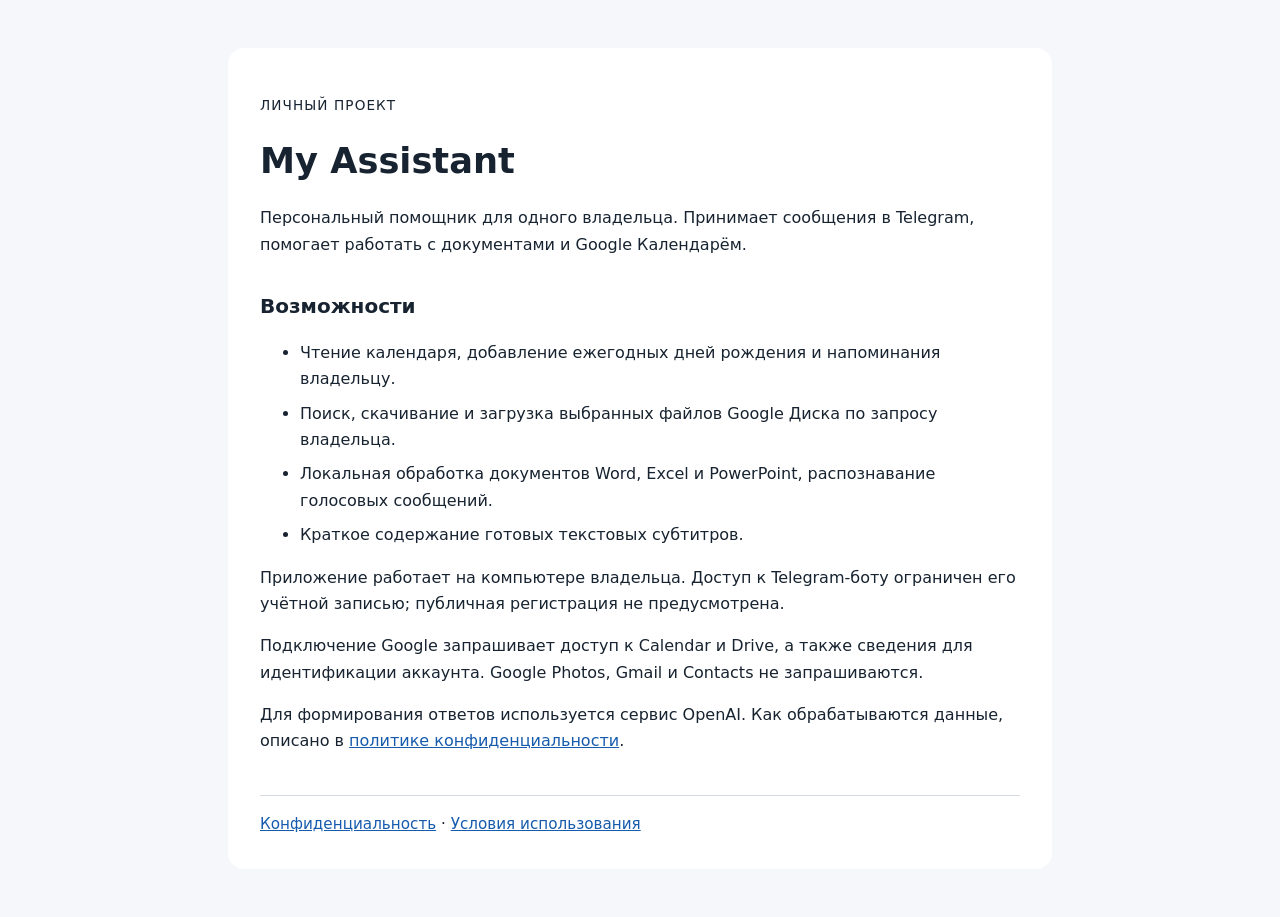
<file: index.html>
<!doctype html>
<html lang="ru"><head><meta charset="utf-8"><meta name="viewport" content="width=device-width, initial-scale=1"><title>My Assistant — личный помощник</title><link rel="stylesheet" href="style.css"></head>
<body><main><p class="label">Личный проект</p><h1>My Assistant</h1>
<p>Персональный помощник для одного владельца. Принимает сообщения в Telegram, помогает работать с документами и Google Календарём.</p>
<h2>Возможности</h2><ul><li>Чтение календаря, добавление ежегодных дней рождения и напоминания владельцу.</li><li>Поиск, скачивание и загрузка выбранных файлов Google Диска по запросу владельца.</li><li>Локальная обработка документов Word, Excel и PowerPoint, распознавание голосовых сообщений.</li><li>Краткое содержание готовых текстовых субтитров.</li></ul>
<p>Приложение работает на компьютере владельца. Доступ к Telegram-боту ограничен его учётной записью; публичная регистрация не предусмотрена.</p>
<p>Подключение Google запрашивает доступ к Calendar и Drive, а также сведения для идентификации аккаунта. Google Photos, Gmail и Contacts не запрашиваются.</p>
<p>Для формирования ответов используется сервис OpenAI. Как обрабатываются данные, описано в <a href="privacy.html">политике конфиденциальности</a>.</p>
<footer><a href="privacy.html">Конфиденциальность</a> · <a href="terms.html">Условия использования</a></footer>
</main></body></html>
</file>
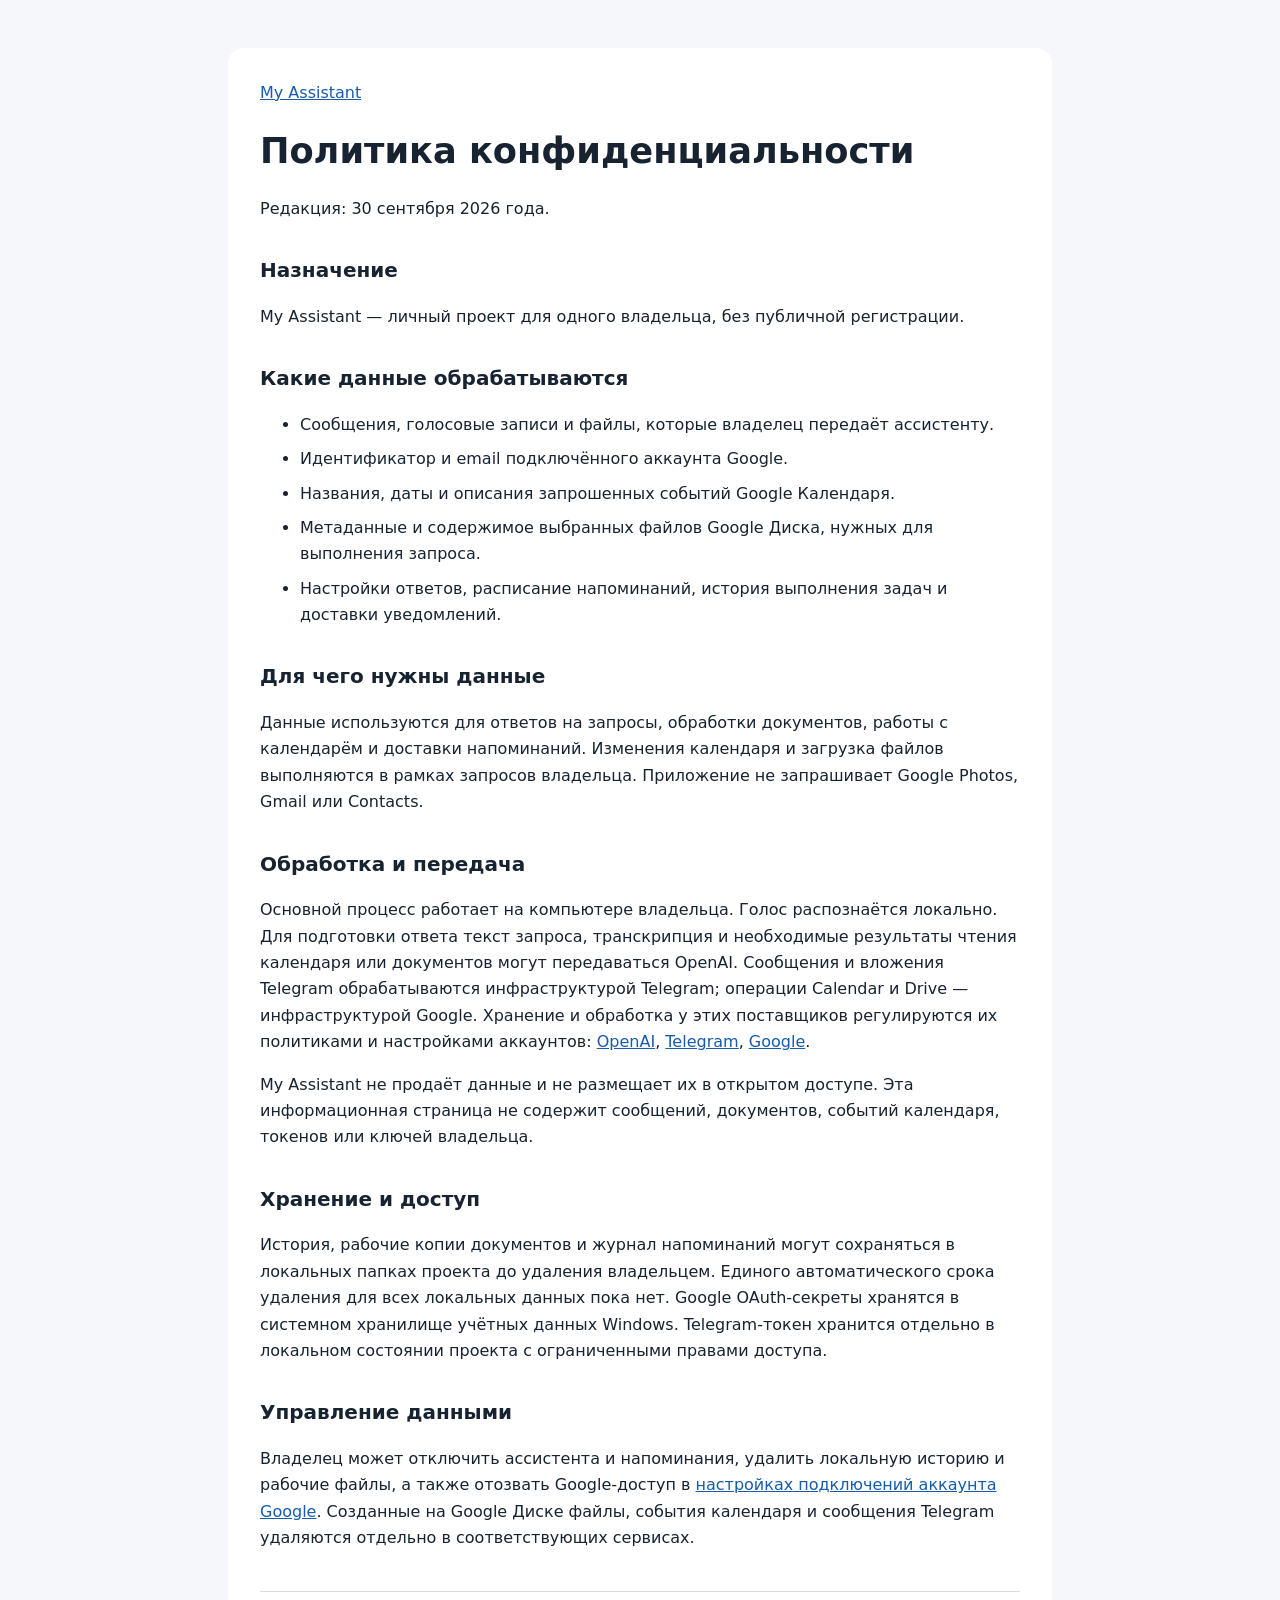
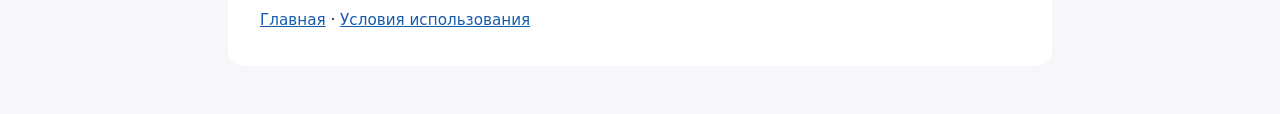
<file: privacy.html>
<!doctype html>
<html lang="ru"><head><meta charset="utf-8"><meta name="viewport" content="width=device-width, initial-scale=1"><title>My Assistant — конфиденциальность</title><link rel="stylesheet" href="style.css"></head>
<body><main><a href="index.html">My Assistant</a><h1>Политика конфиденциальности</h1><p>Редакция: 30 сентября 2026 года.</p>
<h2>Назначение</h2><p>My Assistant — личный проект для одного владельца, без публичной регистрации.</p>
<h2>Какие данные обрабатываются</h2><ul><li>Сообщения, голосовые записи и файлы, которые владелец передаёт ассистенту.</li><li>Идентификатор и email подключённого аккаунта Google.</li><li>Названия, даты и описания запрошенных событий Google Календаря.</li><li>Метаданные и содержимое выбранных файлов Google Диска, нужных для выполнения запроса.</li><li>Настройки ответов, расписание напоминаний, история выполнения задач и доставки уведомлений.</li></ul>
<h2>Для чего нужны данные</h2><p>Данные используются для ответов на запросы, обработки документов, работы с календарём и доставки напоминаний. Изменения календаря и загрузка файлов выполняются в рамках запросов владельца. Приложение не запрашивает Google Photos, Gmail или Contacts.</p>
<h2>Обработка и передача</h2><p>Основной процесс работает на компьютере владельца. Голос распознаётся локально. Для подготовки ответа текст запроса, транскрипция и необходимые результаты чтения календаря или документов могут передаваться OpenAI. Сообщения и вложения Telegram обрабатываются инфраструктурой Telegram; операции Calendar и Drive — инфраструктурой Google. Хранение и обработка у этих поставщиков регулируются их политиками и настройками аккаунтов: <a href="https://openai.com/policies/privacy-policy/">OpenAI</a>, <a href="https://telegram.org/privacy">Telegram</a>, <a href="https://policies.google.com/privacy">Google</a>.</p>
<p>My Assistant не продаёт данные и не размещает их в открытом доступе. Эта информационная страница не содержит сообщений, документов, событий календаря, токенов или ключей владельца.</p>
<h2>Хранение и доступ</h2><p>История, рабочие копии документов и журнал напоминаний могут сохраняться в локальных папках проекта до удаления владельцем. Единого автоматического срока удаления для всех локальных данных пока нет. Google OAuth-секреты хранятся в системном хранилище учётных данных Windows. Telegram-токен хранится отдельно в локальном состоянии проекта с ограниченными правами доступа.</p>
<h2>Управление данными</h2><p>Владелец может отключить ассистента и напоминания, удалить локальную историю и рабочие файлы, а также отозвать Google-доступ в <a href="https://myaccount.google.com/connections">настройках подключений аккаунта Google</a>. Созданные на Google Диске файлы, события календаря и сообщения Telegram удаляются отдельно в соответствующих сервисах.</p>
<footer><a href="index.html">Главная</a> · <a href="terms.html">Условия использования</a></footer>
</main></body></html>
</file>
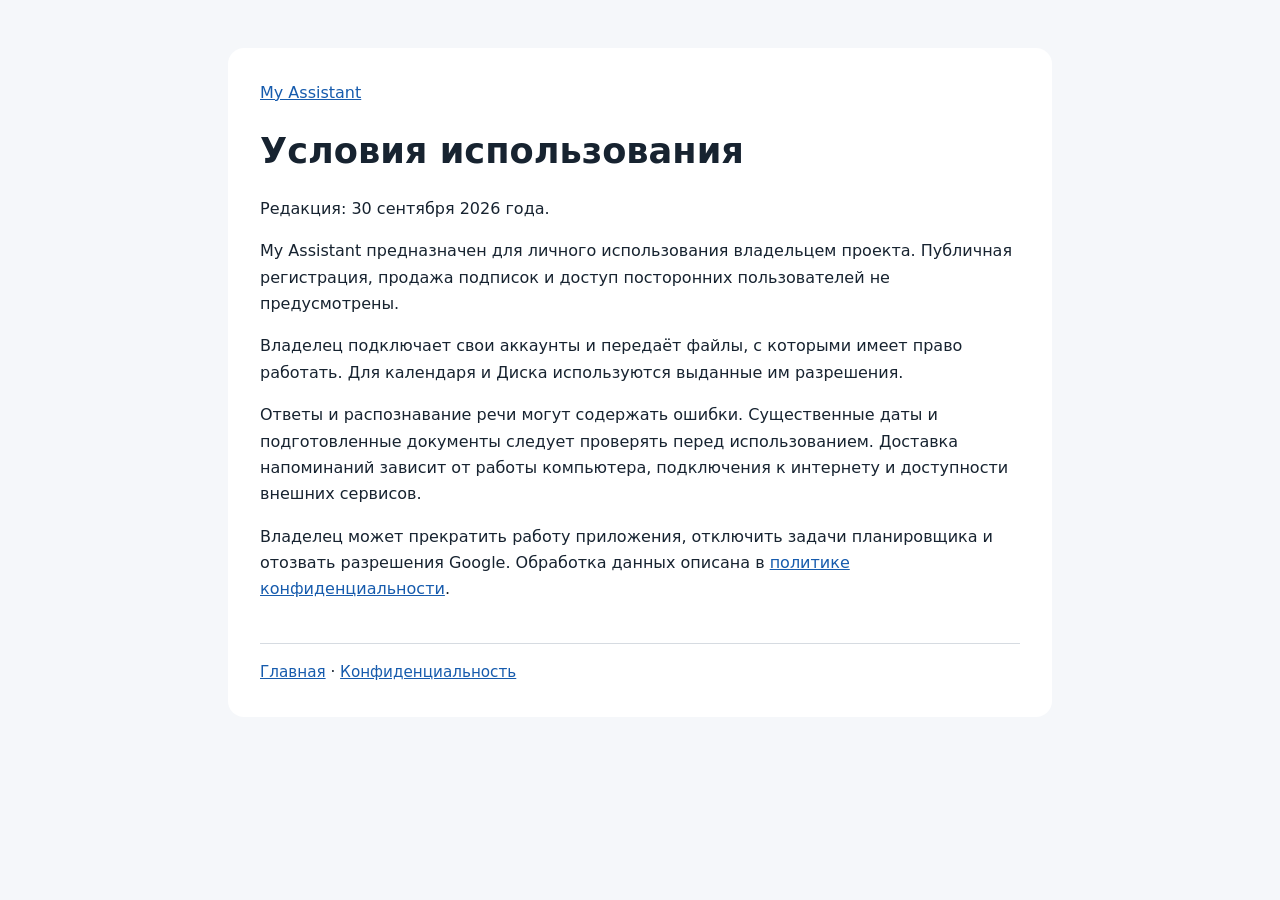
<file: terms.html>
<!doctype html>
<html lang="ru"><head><meta charset="utf-8"><meta name="viewport" content="width=device-width, initial-scale=1"><title>My Assistant — условия использования</title><link rel="stylesheet" href="style.css"></head>
<body><main><a href="index.html">My Assistant</a><h1>Условия использования</h1><p>Редакция: 30 сентября 2026 года.</p>
<p>My Assistant предназначен для личного использования владельцем проекта. Публичная регистрация, продажа подписок и доступ посторонних пользователей не предусмотрены.</p>
<p>Владелец подключает свои аккаунты и передаёт файлы, с которыми имеет право работать. Для календаря и Диска используются выданные им разрешения.</p>
<p>Ответы и распознавание речи могут содержать ошибки. Существенные даты и подготовленные документы следует проверять перед использованием. Доставка напоминаний зависит от работы компьютера, подключения к интернету и доступности внешних сервисов.</p>
<p>Владелец может прекратить работу приложения, отключить задачи планировщика и отозвать разрешения Google. Обработка данных описана в <a href="privacy.html">политике конфиденциальности</a>.</p>
<footer><a href="index.html">Главная</a> · <a href="privacy.html">Конфиденциальность</a></footer>
</main></body></html>
</file>
<file: style.css>
:root{color-scheme:light dark;font-family:system-ui,-apple-system,"Segoe UI",sans-serif;line-height:1.65}body{margin:0;background:light-dark(#f5f7fa,#14181e);color:light-dark(#172330,#edf2f8)}main{max-width:760px;margin:48px auto;padding:32px;background:light-dark(#fff,#202832);border-radius:16px}h1{font-size:2.2rem;line-height:1.2}h2{font-size:1.25rem;margin-top:2rem}a{color:light-dark(#165bad,#99c9ff)}.label{font-size:.85rem;letter-spacing:.08em;text-transform:uppercase}footer{margin-top:2.5rem;padding-top:1rem;border-top:1px solid #8594a555;font-size:.95rem}li{margin:.5rem 0}@media(max-width:600px){main{margin:0;padding:24px;border-radius:0}h1{font-size:1.8rem}}
</file>
